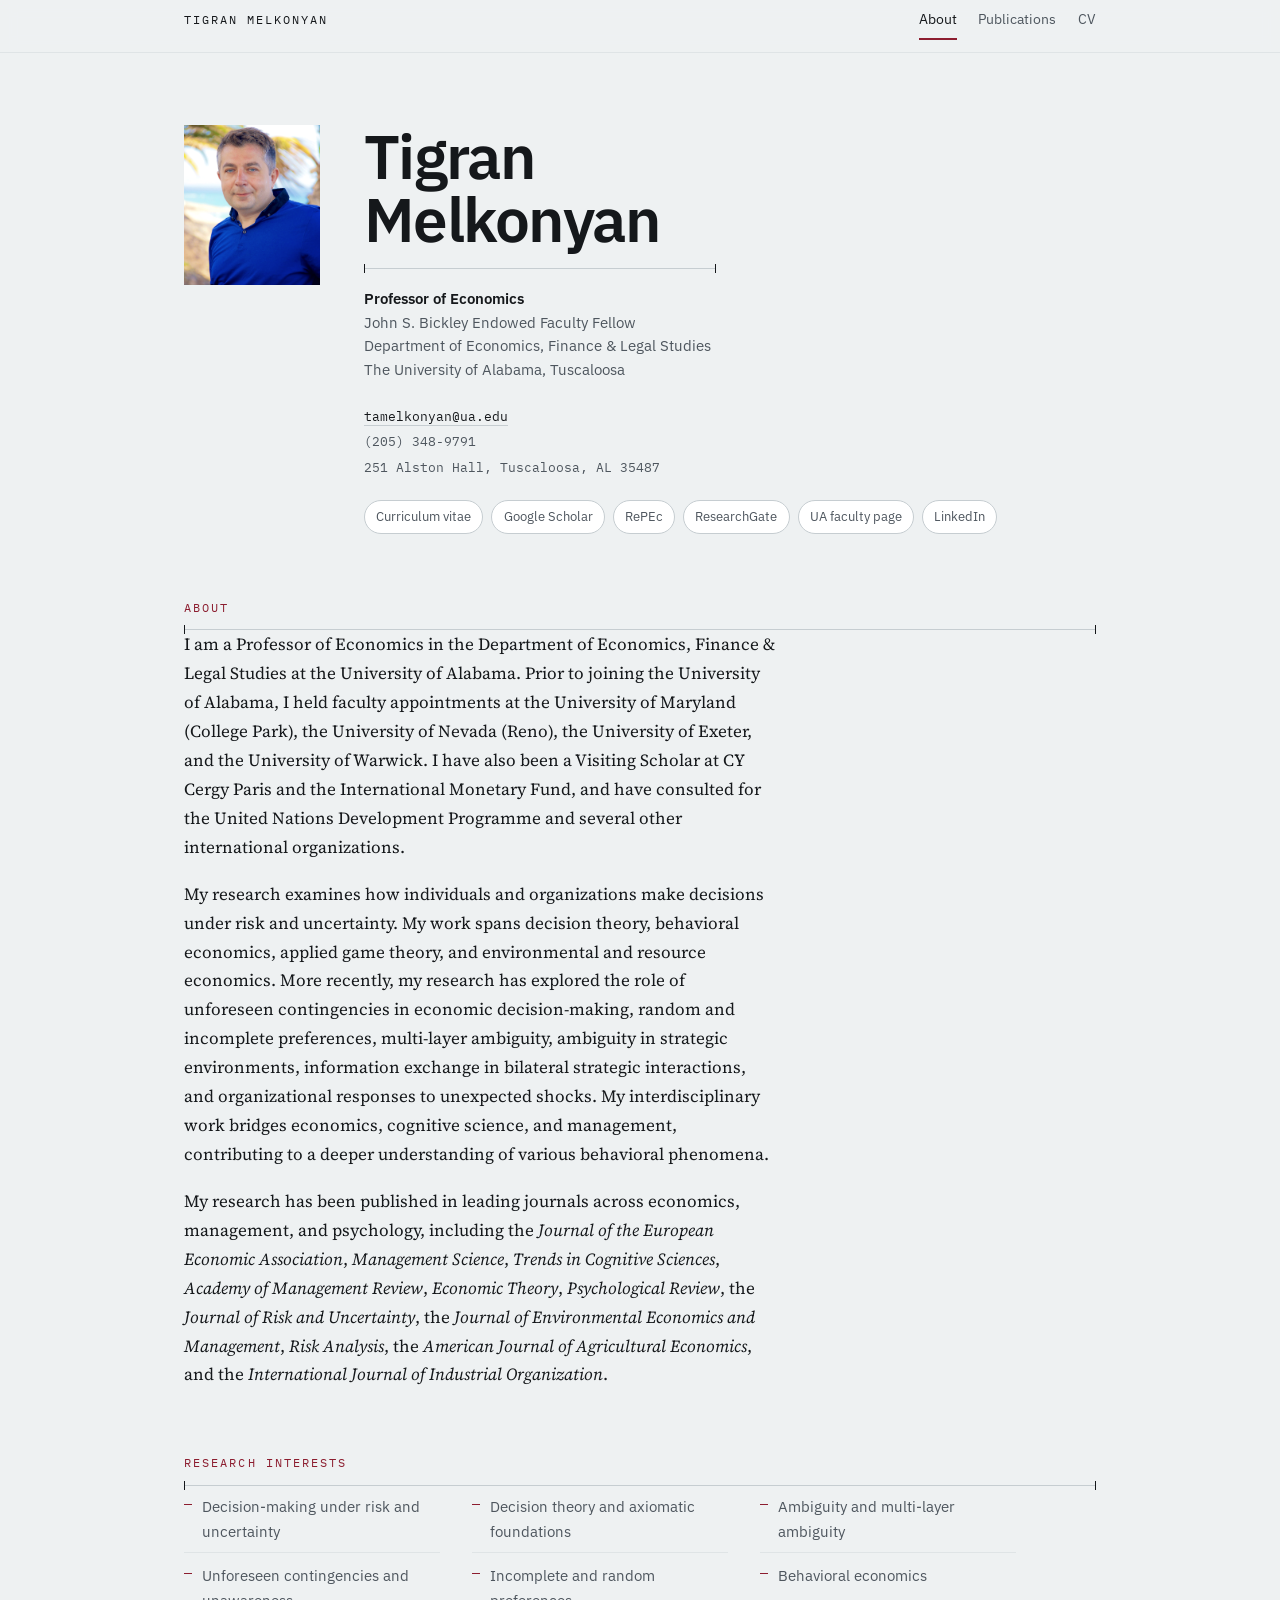
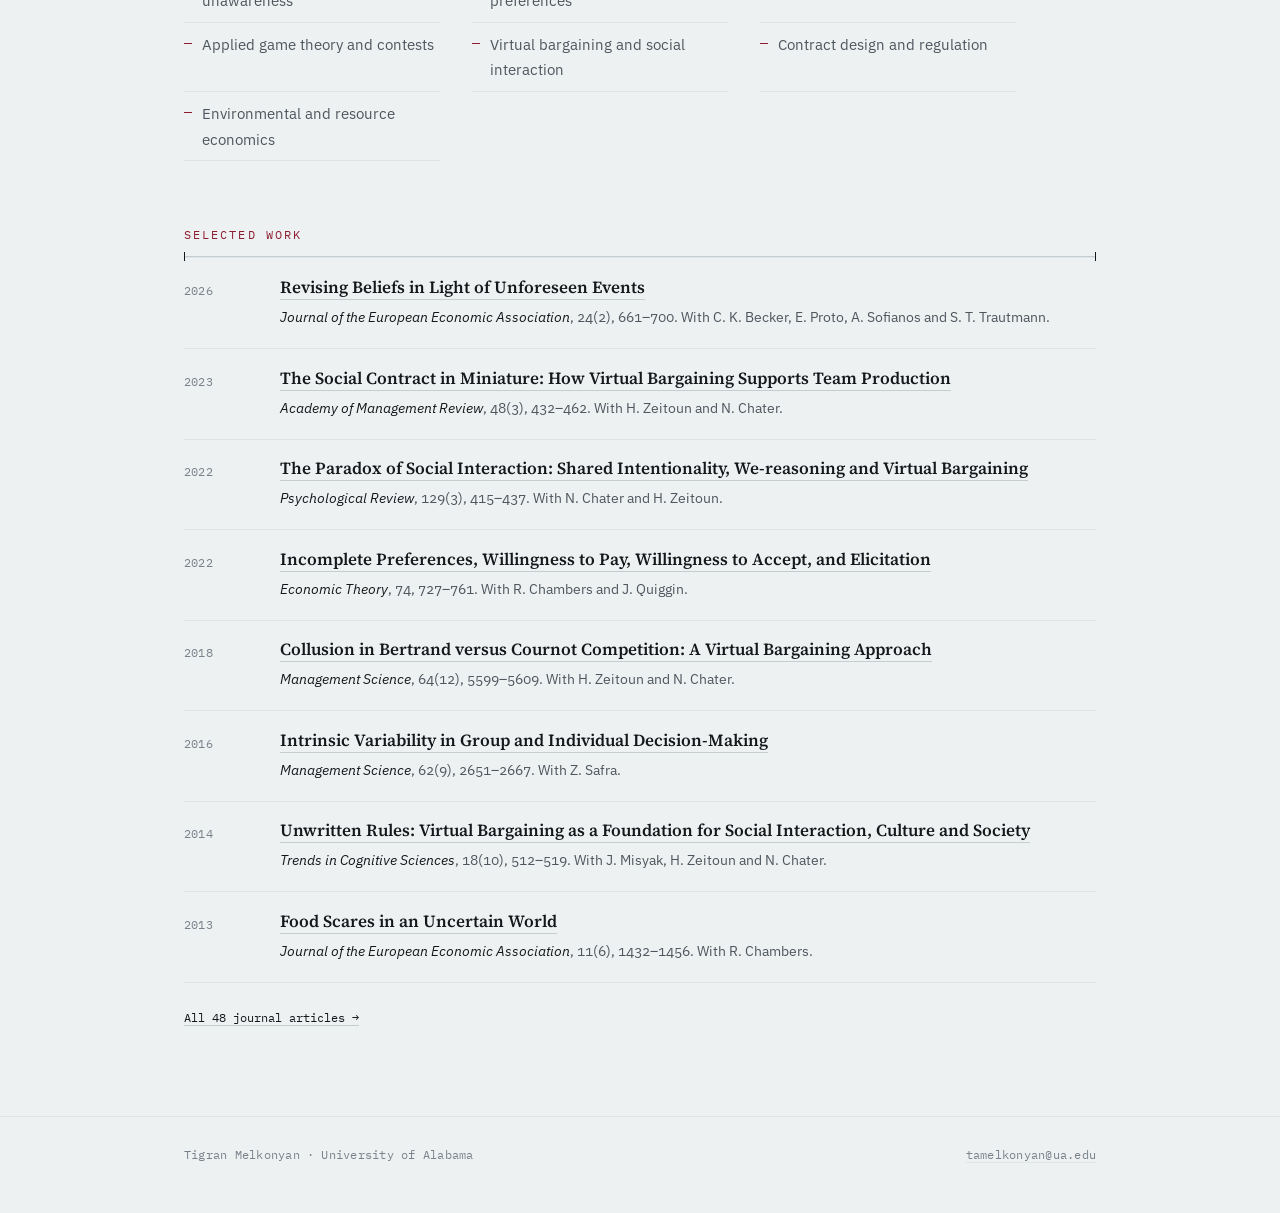
<file: index.html>
<!DOCTYPE html>
<html lang="en">
<head>
<meta charset="utf-8">
<meta name="viewport" content="width=device-width, initial-scale=1">

<!-- ===== EDIT ME: replace tigranmelkonyan.com with your real domain ===== -->
<title>Tigran Melkonyan | Professor of Economics, University of Alabama</title>
<meta name="description" content="Tigran Melkonyan is Professor of Economics and John S. Bickley Endowed Faculty Fellow at the University of Alabama. Research on decision-making under risk and uncertainty, decision theory, behavioral economics, and applied game theory.">
<link rel="canonical" href="https://tamelkonyan-cpu.github.io/">

<meta property="og:type" content="profile">
<meta property="og:title" content="Tigran Melkonyan | Professor of Economics, University of Alabama">
<meta property="og:description" content="Research on decision-making under risk and uncertainty, decision theory, behavioral economics, and applied game theory.">
<meta property="og:url" content="https://tamelkonyan-cpu.github.io/">
<meta property="og:image" content="https://tamelkonyan-cpu.github.io/photo.jpg">
<meta name="twitter:card" content="summary_large_image">

<link rel="preconnect" href="https://fonts.googleapis.com">
<link rel="preconnect" href="https://fonts.gstatic.com" crossorigin>
<link href="https://fonts.googleapis.com/css2?family=IBM+Plex+Mono:wght@400&family=IBM+Plex+Sans:wght@400;500;600&family=Source+Serif+4:ital,opsz,wght@0,8..60,400;0,8..60,600;1,8..60,400&display=swap" rel="stylesheet">
<link rel="stylesheet" href="style.css">

<!-- Tells Google that this site, your UA page, Scholar profile and the rest
     are all the same person. Keep the sameAs list up to date. -->
<script type="application/ld+json">
{
  "@context": "https://schema.org",
  "@type": "Person",
  "name": "Tigran Melkonyan",
  "givenName": "Tigran",
  "familyName": "Melkonyan",
  "jobTitle": "Professor of Economics",
  "url": "https://tamelkonyan-cpu.github.io/",
  "image": "https://tamelkonyan-cpu.github.io/photo.jpg",
  "email": "mailto:tamelkonyan@ua.edu",
  "telephone": "+1-205-348-9791",
  "worksFor": {
    "@type": "CollegeOrUniversity",
    "name": "The University of Alabama",
    "url": "https://www.ua.edu/",
    "department": {
      "@type": "Organization",
      "name": "Department of Economics, Finance & Legal Studies"
    }
  },
  "alumniOf": {
    "@type": "CollegeOrUniversity",
    "name": "Iowa State University"
  },
  "knowsAbout": [
    "Decision theory",
    "Decision-making under risk and uncertainty",
    "Ambiguity",
    "Behavioral economics",
    "Applied game theory",
    "Environmental and resource economics"
  ],
  "sameAs": [
    "https://culverhouse.ua.edu/people/tigran-melkonyan/",
    "https://scholar.google.com/citations?user=VYLEK58AAAAJ&hl=en",
    "https://ideas.repec.org/f/pme241.html",
    "https://www.researchgate.net/profile/Tigran-Melkonyan-2",
    "https://alabama.academia.edu/TigranMelkonyan",
    "https://www.linkedin.com/in/tigran-melkonyan-1859b120/"
  ]
}
</script>
</head>

<body>

<header class="topbar">
  <div class="wrap">
    <a class="mark" href="index.html">Tigran Melkonyan</a>
    <nav class="nav" aria-label="Main">
      <a href="index.html" aria-current="page">About</a>
       <!--   <a href="research.html">Research</a>  -->
      <a href="publications.html">Publications</a>
    <!--  <a href="teaching.html">Teaching</a> -->  
      <a href="cv.pdf">CV</a>
    </nav>
  </div>
</header>

<main>

  <div class="masthead">
    <div class="wrap">
      <div class="masthead-grid">

        <figure class="portrait">
          <img src="photo.jpg"
               alt="Tigran Melkonyan, Professor of Economics at the University of Alabama"
               onerror="this.style.display='none'">
        </figure>

        <div>
          <h1>Tigran<br>Melkonyan</h1>
          <div class="interval" role="presentation"></div>

          <p class="titles">
            <strong>Professor of Economics</strong><br>
            John S. Bickley Endowed Faculty Fellow<br>
            Department of Economics, Finance &amp; Legal Studies<br>
            The University of Alabama, Tuscaloosa
          </p>

          <ul class="meta-list">
            <li><a href="mailto:tamelkonyan@ua.edu">tamelkonyan@ua.edu</a></li>
            <li>(205) 348-9791</li>
            <li>251 Alston Hall, Tuscaloosa, AL 35487</li>
          </ul>

          <ul class="elsewhere">
            <li><a href="cv.pdf">Curriculum vitae</a></li>
            <li><a href="https://scholar.google.com/citations?user=VYLEK58AAAAJ&amp;hl=en">Google Scholar</a></li>
            <li><a href="https://ideas.repec.org/f/pme241.html">RePEc</a></li>
            <li><a href="https://www.researchgate.net/profile/Tigran-Melkonyan-2">ResearchGate</a></li>
            <li><a href="https://culverhouse.ua.edu/people/tigran-melkonyan/">UA faculty page</a></li>
            <li><a href="https://www.linkedin.com/in/tigran-melkonyan-1859b120/">LinkedIn</a></li>
          </ul>
        </div>

      </div>
    </div>
  </div>

  <section id="about">
    <div class="wrap">
      <p class="eyebrow">About</p>
      <div class="interval" role="presentation"></div>

      <div class="prose">
        <p>I am a Professor of Economics in the Department of Economics, Finance & Legal Studies at the University of Alabama. Prior to joining the University of Alabama, I held faculty appointments at the University of Maryland (College Park), the University of Nevada (Reno), the University of Exeter, and the University of Warwick. I have also been a Visiting Scholar at CY Cergy Paris and the International Monetary Fund, and have consulted for the United Nations Development Programme and several other international organizations.</p>

        <p>My research examines how individuals and organizations make decisions under risk and uncertainty. My work spans decision theory, behavioral economics, applied game theory, and environmental and resource economics. More recently, my research has explored the role of unforeseen contingencies in economic decision-making, random and incomplete preferences, multi-layer ambiguity, ambiguity in strategic environments, information exchange in bilateral strategic interactions, and organizational responses to unexpected shocks.  My interdisciplinary work bridges economics, cognitive science, and management, contributing to a deeper understanding of various behavioral phenomena.</p>

        <p>My research has been published in leading journals across economics, management, and psychology, including the <em>Journal of the European Economic Association</em>, <em>Management Science</em>, <em>Trends in Cognitive Sciences</em>, <em>Academy of Management Review</em>, <em>Economic Theory</em>, <em>Psychological Review</em>, the <em>Journal of Risk and Uncertainty</em>, the <em>Journal of Environmental Economics and Management</em>, <em>Risk Analysis</em>, the <em>American Journal of Agricultural Economics</em>, and the <em>International Journal of Industrial Organization</em>.</p>
      </div>
    </div>
  </section>

  <section id="interests">
    <div class="wrap">
      <p class="eyebrow">Research interests</p>
      <div class="interval" role="presentation"></div>

      <ul class="interests">
        <li>Decision-making under risk and uncertainty</li>
        <li>Decision theory and axiomatic foundations</li>
        <li>Ambiguity and multi-layer ambiguity</li>
        <li>Unforeseen contingencies and unawareness</li>
        <li>Incomplete and random preferences</li>
        <li>Behavioral economics</li>
        <li>Applied game theory and contests</li>
        <li>Virtual bargaining and social interaction</li>
        <li>Contract design and regulation</li>
        <li>Environmental and resource economics</li>
      </ul>
    </div>
  </section>

  <section id="selected">
    <div class="wrap">
      <p class="eyebrow">Selected work</p>
      <div class="interval" role="presentation"></div>

      <ul class="pubs">
        <li>
          <span class="year">2026</span>
          <span>
            <span class="pub-title"><a href="https://doi.org/10.1093/jeea/jvaf038">Revising Beliefs in Light of Unforeseen Events</a></span>
            <span class="pub-meta"><em>Journal of the European Economic Association</em>, 24(2), 661–700. With C. K. Becker, E. Proto, A. Sofianos and S. T. Trautmann.</span>
          </span>
        </li>
        <li>
          <span class="year">2023</span>
          <span>
            <span class="pub-title"><a href="https://doi.org/10.5465/amr.2020.0229">The Social Contract in Miniature: How Virtual Bargaining Supports Team Production</a></span>
            <span class="pub-meta"><em>Academy of Management Review</em>, 48(3), 432–462. With H. Zeitoun and N. Chater.</span>
          </span>
        </li>
        <li>
          <span class="year">2022</span>
          <span>
            <span class="pub-title"><a href="https://doi.org/10.1037/rev0000343">The Paradox of Social Interaction: Shared Intentionality, We-reasoning and Virtual Bargaining</a></span>
            <span class="pub-meta"><em>Psychological Review</em>, 129(3), 415–437. With N. Chater and H. Zeitoun.</span>
          </span>
        </li>
        <li>
          <span class="year">2022</span>
          <span>
            <span class="pub-title"><a href="https://doi.org/10.1007/s00199-021-01375-4">Incomplete Preferences, Willingness to Pay, Willingness to Accept, and Elicitation</a></span>
            <span class="pub-meta"><em>Economic Theory</em>, 74, 727–761. With R. Chambers and J. Quiggin.</span>
          </span>
        </li>
                   <li>
          <span class="year">2018</span>
          <span>
            <span class="pub-title"><a href="https://doi.org/10.1287/mnsc.2017.2878">Collusion in Bertrand versus Cournot Competition: A Virtual Bargaining Approach</a></span>
            <span class="pub-meta"><em>Management Science</em>, 64(12), 5599–5609. With H. Zeitoun and N. Chater.</span>
          </span>
        </li>
           <li>
  <span class="year">2016</span>
  <span>
    <span class="pub-title"><a href="https://doi.org/10.1287/mnsc.2015.2255">Intrinsic Variability in Group and Individual Decision-Making</a></span>
    <span class="pub-meta"><em>Management Science</em>, 62(9), 2651–2667. With Z. Safra.</span>
  </span>
</li>
            
        <li>
          <span class="year">2014</span>
          <span>
            <span class="pub-title"><a href="https://doi.org/10.1016/j.tics.2014.05.010">Unwritten Rules: Virtual Bargaining as a Foundation for Social Interaction, Culture and Society</a></span>
            <span class="pub-meta"><em>Trends in Cognitive Sciences</em>, 18(10), 512–519. With J. Misyak, H. Zeitoun and N. Chater.</span>
          </span>
        </li>
           <li>
  <span class="year">2013</span>
  <span>
    <span class="pub-title"><a href="https://doi.org/10.1111/jeea.12057">Food Scares in an Uncertain World</a></span>
    <span class="pub-meta"><em>Journal of the European Economic Association</em>, 11(6), 1432–1456. With R. Chambers.</span>
  </span>
</li>
 
      </ul>

      <p class="count" style="margin-top:1.5rem"><a href="publications.html">All 48 journal articles &rarr;</a></p>
    </div>
  </section>

</main>

<footer>
  <div class="wrap">
    <span>Tigran Melkonyan &middot; University of Alabama</span>
    <span><a href="mailto:tamelkonyan@ua.edu">tamelkonyan@ua.edu</a></span>
  </div>
</footer>

</body>
</html>
</file>
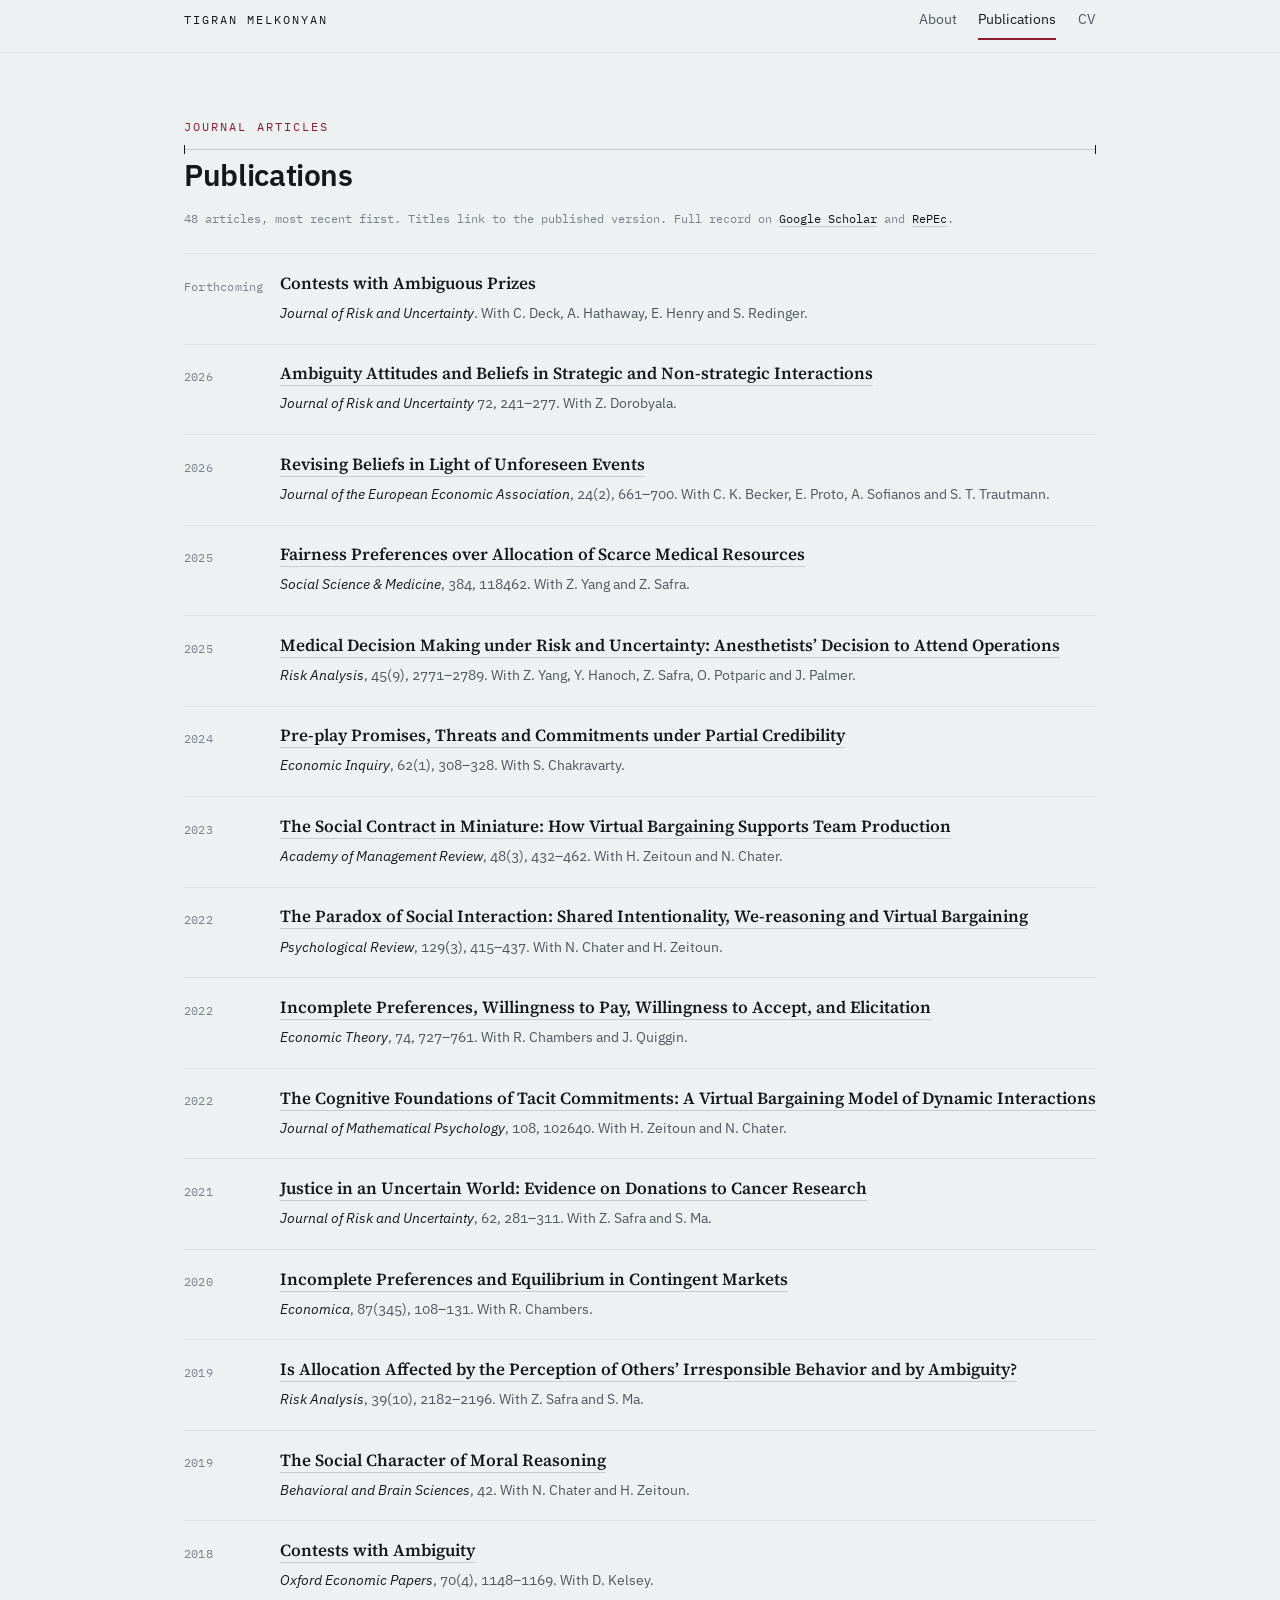
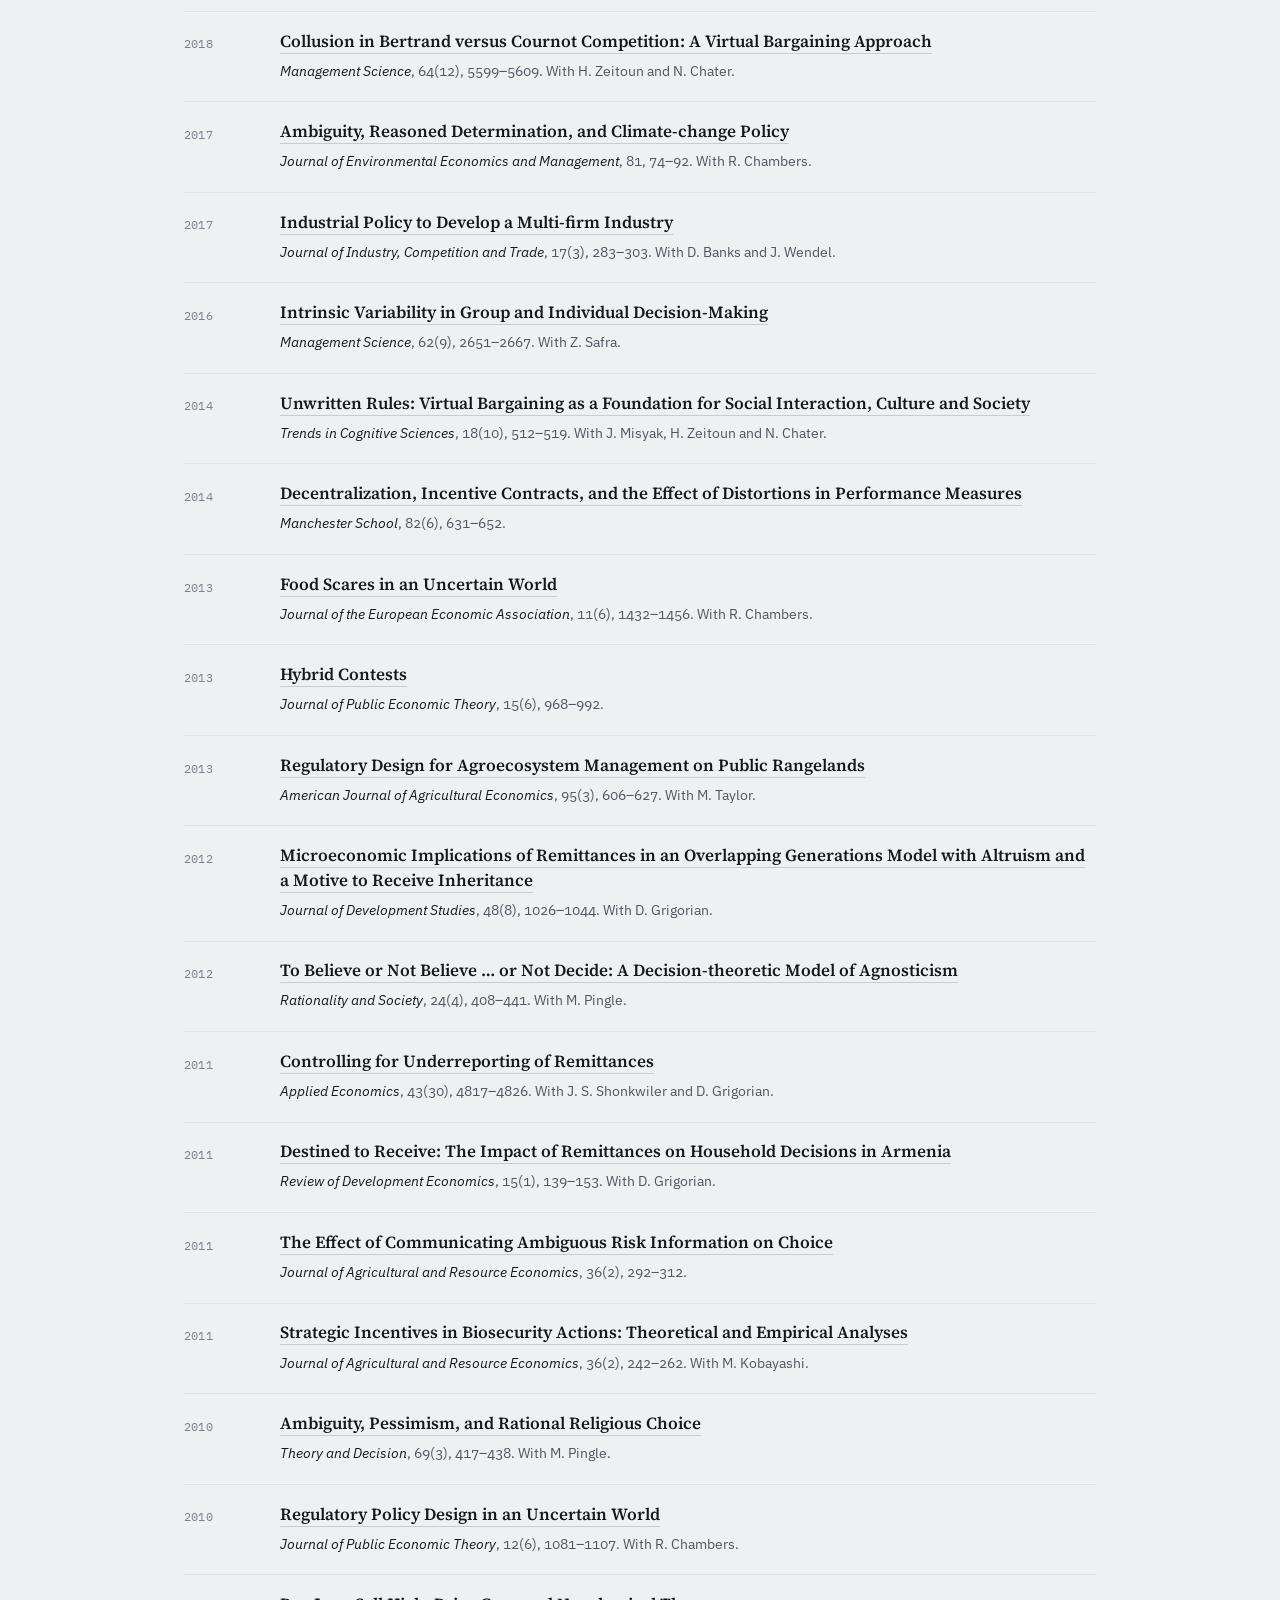
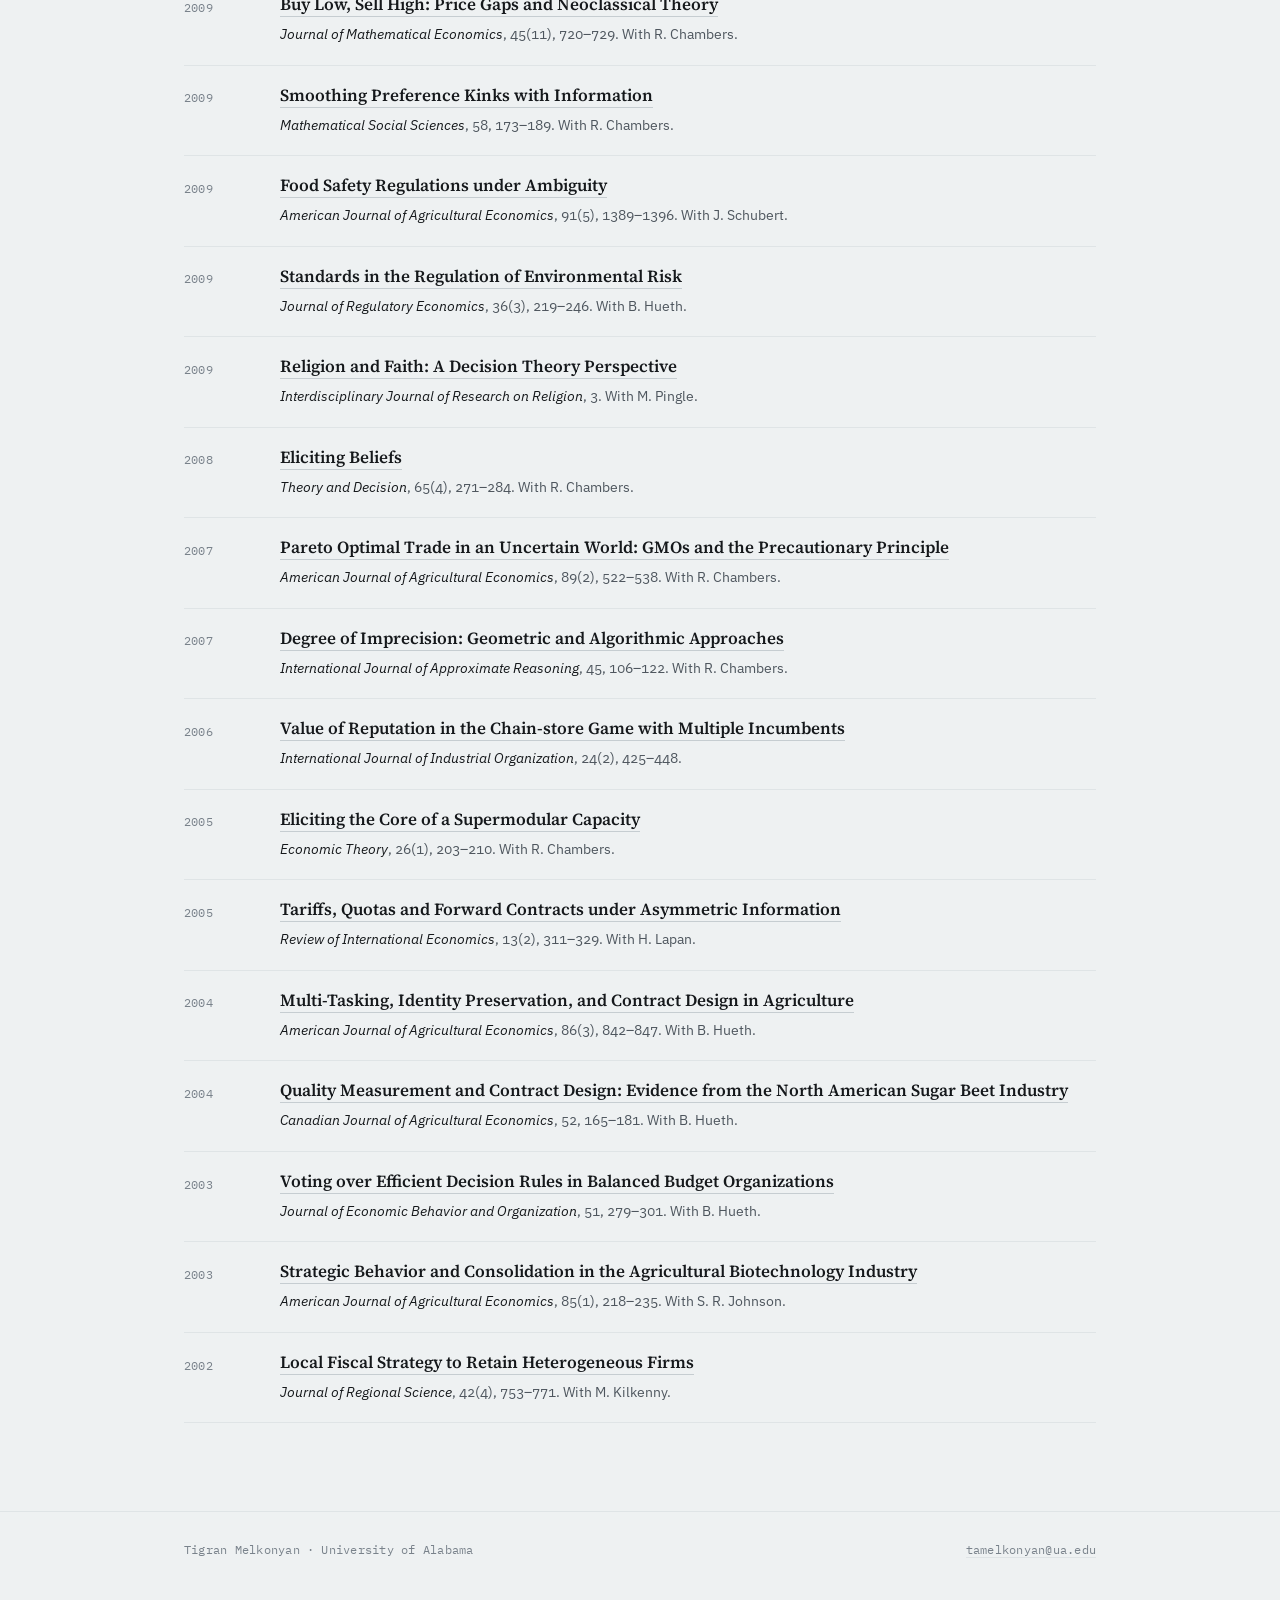
<file: publications.html>
<!DOCTYPE html>
<html lang="en">
<head>
<meta charset="utf-8">
<meta name="viewport" content="width=device-width, initial-scale=1">

<title>Publications &mdash; Tigran Melkonyan</title>
<meta name="description" content="Complete list of journal articles by Tigran Melkonyan, Professor of Economics at the University of Alabama, with links to published versions.">
<link rel="canonical" href="https://tigranmelkonyan.com/publications.html">

<link rel="preconnect" href="https://fonts.googleapis.com">
<link rel="preconnect" href="https://fonts.gstatic.com" crossorigin>
<link href="https://fonts.googleapis.com/css2?family=IBM+Plex+Mono:wght@400&family=IBM+Plex+Sans:wght@400;500;600&family=Source+Serif+4:ital,opsz,wght@0,8..60,400;0,8..60,600;1,8..60,400&display=swap" rel="stylesheet">
<link rel="stylesheet" href="style.css">
</head>

<body>

<header class="topbar">
  <div class="wrap">
    <a class="mark" href="index.html">Tigran Melkonyan</a>
    <nav class="nav" aria-label="Main">
      <a href="index.html">About</a>
   <!--     <a href="research.html">Research</a> -->
      <a href="publications.html" aria-current="page">Publications</a>
   <!--   <a href="teaching.html">Teaching</a> -->
      <a href="cv.pdf">CV</a>
    </nav>
  </div>
</header>

<main>
  <section style="padding-top:clamp(2.5rem,7vw,4rem)">
    <div class="wrap">
      <p class="eyebrow">Journal articles</p>
      <div class="interval" role="presentation"></div>
      <h2 style="font-size:1.85rem;margin-bottom:.5rem">Publications</h2>
      <p class="count">48 articles, most recent first. Titles link to the published version.
        Full record on <a href="https://scholar.google.com/citations?user=VYLEK58AAAAJ&amp;hl=en">Google Scholar</a>
        and <a href="https://ideas.repec.org/f/pme241.html">RePEc</a>.</p>

      <ul class="pubs">
        <li>
          <span class="year">Forthcoming</span>
          <span>
            <span class="pub-title">Contests with Ambiguous Prizes</span>
            <span class="pub-meta"><em>Journal of Risk and Uncertainty</em>. With C. Deck, A. Hathaway, E. Henry and S. Redinger.</span>
          </span>
        </li>
        <li>
          <span class="year">2026</span>
          <span>
            <span class="pub-title"><a href="https://doi.org/10.1007/s11166-026-09478-w">Ambiguity Attitudes and Beliefs in Strategic and Non-strategic Interactions</a></span>
            <span class="pub-meta"><em>Journal of Risk and Uncertainty</em> 72, 241&ndash;277. With Z. Dorobyala.</span>
          </span>
        </li>
        <li>
          <span class="year">2026</span>
          <span>
            <span class="pub-title"><a href="https://doi.org/10.1093/jeea/jvaf038">Revising Beliefs in Light of Unforeseen Events</a></span>
            <span class="pub-meta"><em>Journal of the European Economic Association</em>, 24(2), 661&ndash;700. With C. K. Becker, E. Proto, A. Sofianos and S. T. Trautmann.</span>
          </span>
        </li>
        <li>
          <span class="year">2025</span>
          <span>
            <span class="pub-title"><a href="https://doi.org/10.1016/j.socscimed.2025.118462">Fairness Preferences over Allocation of Scarce Medical Resources</a></span>
            <span class="pub-meta"><em>Social Science &amp; Medicine</em>, 384, 118462. With Z. Yang and Z. Safra.</span>
          </span>
        </li>
        <li>
          <span class="year">2025</span>
          <span>
            <span class="pub-title"><a href="https://doi.org/10.1111/risa.70027">Medical Decision Making under Risk and Uncertainty: Anesthetists&rsquo; Decision to Attend Operations</a></span>
            <span class="pub-meta"><em>Risk Analysis</em>, 45(9), 2771&ndash;2789. With Z. Yang, Y. Hanoch, Z. Safra, O. Potparic and J. Palmer.</span>
          </span>
        </li>
        <li>
          <span class="year">2024</span>
          <span>
            <span class="pub-title"><a href="https://doi.org/10.1111/ecin.13178">Pre-play Promises, Threats and Commitments under Partial Credibility</a></span>
            <span class="pub-meta"><em>Economic Inquiry</em>, 62(1), 308&ndash;328. With S. Chakravarty.</span>
          </span>
        </li>
        <li>
          <span class="year">2023</span>
          <span>
            <span class="pub-title"><a href="https://doi.org/10.5465/amr.2020.0229">The Social Contract in Miniature: How Virtual Bargaining Supports Team Production</a></span>
            <span class="pub-meta"><em>Academy of Management Review</em>, 48(3), 432&ndash;462. With H. Zeitoun and N. Chater.</span>
          </span>
        </li>
        <li>
          <span class="year">2022</span>
          <span>
            <span class="pub-title"><a href="https://doi.org/10.1037/rev0000343">The Paradox of Social Interaction: Shared Intentionality, We-reasoning and Virtual Bargaining</a></span>
            <span class="pub-meta"><em>Psychological Review</em>, 129(3), 415&ndash;437. With N. Chater and H. Zeitoun.</span>
          </span>
        </li>
        <li>
          <span class="year">2022</span>
          <span>
            <span class="pub-title"><a href="https://doi.org/10.1007/s00199-021-01375-4">Incomplete Preferences, Willingness to Pay, Willingness to Accept, and Elicitation</a></span>
            <span class="pub-meta"><em>Economic Theory</em>, 74, 727&ndash;761. With R. Chambers and J. Quiggin.</span>
          </span>
        </li>
        <li>
          <span class="year">2022</span>
          <span>
            <span class="pub-title"><a href="https://doi.org/10.1016/j.jmp.2021.102640">The Cognitive Foundations of Tacit Commitments: A Virtual Bargaining Model of Dynamic Interactions</a></span>
            <span class="pub-meta"><em>Journal of Mathematical Psychology</em>, 108, 102640. With H. Zeitoun and N. Chater.</span>
          </span>
        </li>
        <li>
          <span class="year">2021</span>
          <span>
            <span class="pub-title"><a href="https://doi.org/10.1007/s11166-021-09348-7">Justice in an Uncertain World: Evidence on Donations to Cancer Research</a></span>
            <span class="pub-meta"><em>Journal of Risk and Uncertainty</em>, 62, 281&ndash;311. With Z. Safra and S. Ma.</span>
          </span>
        </li>
        <li>
          <span class="year">2020</span>
          <span>
            <span class="pub-title"><a href="https://doi.org/10.1111/ecca.12296">Incomplete Preferences and Equilibrium in Contingent Markets</a></span>
            <span class="pub-meta"><em>Economica</em>, 87(345), 108&ndash;131. With R. Chambers.</span>
          </span>
        </li>
        <li>
          <span class="year">2019</span>
          <span>
            <span class="pub-title"><a href="https://doi.org/10.1111/risa.13319">Is Allocation Affected by the Perception of Others&rsquo; Irresponsible Behavior and by Ambiguity?</a></span>
            <span class="pub-meta"><em>Risk Analysis</em>, 39(10), 2182&ndash;2196. With Z. Safra and S. Ma.</span>
          </span>
        </li>
        <li>
          <span class="year">2019</span>
          <span>
            <span class="pub-title"><a href="https://doi.org/10.1017/S0140525X18002583">The Social Character of Moral Reasoning</a></span>
            <span class="pub-meta"><em>Behavioral and Brain Sciences</em>, 42. With N. Chater and H. Zeitoun.</span>
          </span>
        </li>
        <li>
          <span class="year">2018</span>
          <span>
            <span class="pub-title"><a href="https://doi.org/10.1093/oep/gpy020">Contests with Ambiguity</a></span>
            <span class="pub-meta"><em>Oxford Economic Papers</em>, 70(4), 1148&ndash;1169. With D. Kelsey.</span>
          </span>
        </li>
        <li>
          <span class="year">2018</span>
          <span>
            <span class="pub-title"><a href="https://doi.org/10.1287/mnsc.2017.2878">Collusion in Bertrand versus Cournot Competition: A Virtual Bargaining Approach</a></span>
            <span class="pub-meta"><em>Management Science</em>, 64(12), 5599&ndash;5609. With H. Zeitoun and N. Chater.</span>
          </span>
        </li>
        <li>
          <span class="year">2017</span>
          <span>
            <span class="pub-title"><a href="https://doi.org/10.1016/j.jeem.2016.09.007">Ambiguity, Reasoned Determination, and Climate-change Policy</a></span>
            <span class="pub-meta"><em>Journal of Environmental Economics and Management</em>, 81, 74&ndash;92. With R. Chambers.</span>
          </span>
        </li>
        <li>
          <span class="year">2017</span>
          <span>
            <span class="pub-title"><a href="https://doi.org/10.1007/s10842-016-0242-z">Industrial Policy to Develop a Multi-firm Industry</a></span>
            <span class="pub-meta"><em>Journal of Industry, Competition and Trade</em>, 17(3), 283&ndash;303. With D. Banks and J. Wendel.</span>
          </span>
        </li>
        <li>
          <span class="year">2016</span>
          <span>
            <span class="pub-title"><a href="https://doi.org/10.1287/mnsc.2015.2255">Intrinsic Variability in Group and Individual Decision-Making</a></span>
            <span class="pub-meta"><em>Management Science</em>, 62(9), 2651&ndash;2667. With Z. Safra.</span>
          </span>
        </li>
        <li>
          <span class="year">2014</span>
          <span>
            <span class="pub-title"><a href="https://doi.org/10.1016/j.tics.2014.05.010">Unwritten Rules: Virtual Bargaining as a Foundation for Social Interaction, Culture and Society</a></span>
            <span class="pub-meta"><em>Trends in Cognitive Sciences</em>, 18(10), 512&ndash;519. With J. Misyak, H. Zeitoun and N. Chater.</span>
          </span>
        </li>
        <li>
          <span class="year">2014</span>
          <span>
            <span class="pub-title"><a href="https://doi.org/10.1111/manc.12031">Decentralization, Incentive Contracts, and the Effect of Distortions in Performance Measures</a></span>
            <span class="pub-meta"><em>Manchester School</em>, 82(6), 631&ndash;652.</span>
          </span>
        </li>
        <li>
          <span class="year">2013</span>
          <span>
            <span class="pub-title"><a href="https://doi.org/10.1111/jeea.12057">Food Scares in an Uncertain World</a></span>
            <span class="pub-meta"><em>Journal of the European Economic Association</em>, 11(6), 1432&ndash;1456. With R. Chambers.</span>
          </span>
        </li>
        <li>
          <span class="year">2013</span>
          <span>
            <span class="pub-title"><a href="https://doi.org/10.1111/jpet.12052">Hybrid Contests</a></span>
            <span class="pub-meta"><em>Journal of Public Economic Theory</em>, 15(6), 968&ndash;992.</span>
          </span>
        </li>
        <li>
          <span class="year">2013</span>
          <span>
            <span class="pub-title"><a href="https://doi.org/10.1093/ajae/aas170">Regulatory Design for Agroecosystem Management on Public Rangelands</a></span>
            <span class="pub-meta"><em>American Journal of Agricultural Economics</em>, 95(3), 606&ndash;627. With M. Taylor.</span>
          </span>
        </li>
        <li>
          <span class="year">2012</span>
          <span>
            <span class="pub-title"><a href="https://doi.org/10.1080/00220388.2011.598507">Microeconomic Implications of Remittances in an Overlapping Generations Model with Altruism and a Motive to Receive Inheritance</a></span>
            <span class="pub-meta"><em>Journal of Development Studies</em>, 48(8), 1026&ndash;1044. With D. Grigorian.</span>
          </span>
        </li>
        <li>
          <span class="year">2012</span>
          <span>
            <span class="pub-title"><a href="https://doi.org/10.1177/1043463112453555">To Believe or Not Believe &hellip; or Not Decide: A Decision-theoretic Model of Agnosticism</a></span>
            <span class="pub-meta"><em>Rationality and Society</em>, 24(4), 408&ndash;441. With M. Pingle.</span>
          </span>
        </li>
        <li>
          <span class="year">2011</span>
          <span>
            <span class="pub-title"><a href="https://doi.org/10.1080/00036846.2010.498359">Controlling for Underreporting of Remittances</a></span>
            <span class="pub-meta"><em>Applied Economics</em>, 43(30), 4817&ndash;4826. With J. S. Shonkwiler and D. Grigorian.</span>
          </span>
        </li>
        <li>
          <span class="year">2011</span>
          <span>
            <span class="pub-title"><a href="https://doi.org/10.1111/j.1467-9361.2010.00598.x">Destined to Receive: The Impact of Remittances on Household Decisions in Armenia</a></span>
            <span class="pub-meta"><em>Review of Development Economics</em>, 15(1), 139&ndash;153. With D. Grigorian.</span>
          </span>
        </li>
        <li>
          <span class="year">2011</span>
          <span>
            <span class="pub-title"><a href="https://jareonline.org/articles/the-effect-of-communicating-ambiguous-risk-information-on-choice/">The Effect of Communicating Ambiguous Risk Information on Choice</a></span>
            <span class="pub-meta"><em>Journal of Agricultural and Resource Economics</em>, 36(2), 292&ndash;312.</span>
          </span>
        </li>
        <li>
          <span class="year">2011</span>
          <span>
            <span class="pub-title"><a href="https://jareonline.org/articles/strategic-incentives-in-biosecurity-actions-theoretical-and-empirical-analyses/">Strategic Incentives in Biosecurity Actions: Theoretical and Empirical Analyses</a></span>
            <span class="pub-meta"><em>Journal of Agricultural and Resource Economics</em>, 36(2), 242&ndash;262. With M. Kobayashi.</span>
          </span>
        </li>
        <li>
          <span class="year">2010</span>
          <span>
            <span class="pub-title"><a href="https://doi.org/10.1007/s11238-009-9164-0">Ambiguity, Pessimism, and Rational Religious Choice</a></span>
            <span class="pub-meta"><em>Theory and Decision</em>, 69(3), 417&ndash;438. With M. Pingle.</span>
          </span>
        </li>
        <li>
          <span class="year">2010</span>
          <span>
            <span class="pub-title"><a href="https://doi.org/10.1111/j.1467-9779.2010.01486.x">Regulatory Policy Design in an Uncertain World</a></span>
            <span class="pub-meta"><em>Journal of Public Economic Theory</em>, 12(6), 1081&ndash;1107. With R. Chambers.</span>
          </span>
        </li>
        <li>
          <span class="year">2009</span>
          <span>
            <span class="pub-title"><a href="https://doi.org/10.1016/j.jmateco.2009.05.010">Buy Low, Sell High: Price Gaps and Neoclassical Theory</a></span>
            <span class="pub-meta"><em>Journal of Mathematical Economics</em>, 45(11), 720&ndash;729. With R. Chambers.</span>
          </span>
        </li>
        <li>
          <span class="year">2009</span>
          <span>
            <span class="pub-title"><a href="https://doi.org/10.1016/j.mathsocsci.2009.03.002">Smoothing Preference Kinks with Information</a></span>
            <span class="pub-meta"><em>Mathematical Social Sciences</em>, 58, 173&ndash;189. With R. Chambers.</span>
          </span>
        </li>
        <li>
          <span class="year">2009</span>
          <span>
            <span class="pub-title"><a href="https://doi.org/10.1111/j.1467-8276.2009.01353.x">Food Safety Regulations under Ambiguity</a></span>
            <span class="pub-meta"><em>American Journal of Agricultural Economics</em>, 91(5), 1389&ndash;1396. With J. Schubert.</span>
          </span>
        </li>
        <li>
          <span class="year">2009</span>
          <span>
            <span class="pub-title"><a href="https://doi.org/10.1007/s11149-008-9082-z">Standards in the Regulation of Environmental Risk</a></span>
            <span class="pub-meta"><em>Journal of Regulatory Economics</em>, 36(3), 219&ndash;246. With B. Hueth.</span>
          </span>
        </li>
        <li>
          <span class="year">2009</span>
          <span>
            <span class="pub-title"><a href="https://www.proquest.com/openview/625a4b9a1b5e545a721609433532eb2f/1?pq-origsite=gscholar&amp;cbl=1646347">Religion and Faith: A Decision Theory Perspective</a></span>
            <span class="pub-meta"><em>Interdisciplinary Journal of Research on Religion</em>, 3. With M. Pingle.</span>
          </span>
        </li>
        <li>
          <span class="year">2008</span>
          <span>
            <span class="pub-title"><a href="https://doi.org/10.1007/s11238-008-9103-5">Eliciting Beliefs</a></span>
            <span class="pub-meta"><em>Theory and Decision</em>, 65(4), 271&ndash;284. With R. Chambers.</span>
          </span>
        </li>
        <li>
          <span class="year">2007</span>
          <span>
            <span class="pub-title"><a href="https://doi.org/10.1111/j.1365-2966.2007.01015.x">Pareto Optimal Trade in an Uncertain World: GMOs and the Precautionary Principle</a></span>
            <span class="pub-meta"><em>American Journal of Agricultural Economics</em>, 89(2), 522&ndash;538. With R. Chambers.</span>
          </span>
        </li>
        <li>
          <span class="year">2007</span>
          <span>
            <span class="pub-title"><a href="https://doi.org/10.1016/j.ijar.2006.07.009">Degree of Imprecision: Geometric and Algorithmic Approaches</a></span>
            <span class="pub-meta"><em>International Journal of Approximate Reasoning</em>, 45, 106&ndash;122. With R. Chambers.</span>
          </span>
        </li>
        <li>
          <span class="year">2006</span>
          <span>
            <span class="pub-title"><a href="https://doi.org/10.1016/j.ijindorg.2005.07.007">Value of Reputation in the Chain-store Game with Multiple Incumbents</a></span>
            <span class="pub-meta"><em>International Journal of Industrial Organization</em>, 24(2), 425&ndash;448.</span>
          </span>
        </li>
        <li>
          <span class="year">2005</span>
          <span>
            <span class="pub-title"><a href="https://doi.org/10.1007/s00199-004-0528-y">Eliciting the Core of a Supermodular Capacity</a></span>
            <span class="pub-meta"><em>Economic Theory</em>, 26(1), 203&ndash;210. With R. Chambers.</span>
          </span>
        </li>
        <li>
          <span class="year">2005</span>
          <span>
            <span class="pub-title"><a href="https://doi.org/10.1111/j.1467-9396.2005.00506.x">Tariffs, Quotas and Forward Contracts under Asymmetric Information</a></span>
            <span class="pub-meta"><em>Review of International Economics</em>, 13(2), 311&ndash;329. With H. Lapan.</span>
          </span>
        </li>
        <li>
          <span class="year">2004</span>
          <span>
            <span class="pub-title"><a href="https://doi.org/10.1111/j.0002-9092.2004.00635.x">Multi-Tasking, Identity Preservation, and Contract Design in Agriculture</a></span>
            <span class="pub-meta"><em>American Journal of Agricultural Economics</em>, 86(3), 842&ndash;847. With B. Hueth.</span>
          </span>
        </li>
        <li>
          <span class="year">2004</span>
          <span>
            <span class="pub-title"><a href="https://doi.org/10.1111/j.1744-7976.2004.tb00100.x">Quality Measurement and Contract Design: Evidence from the North American Sugar Beet Industry</a></span>
            <span class="pub-meta"><em>Canadian Journal of Agricultural Economics</em>, 52, 165&ndash;181. With B. Hueth.</span>
          </span>
        </li>
        <li>
          <span class="year">2003</span>
          <span>
            <span class="pub-title"><a href="https://doi.org/10.1016/S0167-2681(02)00142-7">Voting over Efficient Decision Rules in Balanced Budget Organizations</a></span>
            <span class="pub-meta"><em>Journal of Economic Behavior and Organization</em>, 51, 279&ndash;301. With B. Hueth.</span>
          </span>
        </li>
        <li>
          <span class="year">2003</span>
          <span>
            <span class="pub-title"><a href="https://doi.org/10.1111/1467-8276.00114">Strategic Behavior and Consolidation in the Agricultural Biotechnology Industry</a></span>
            <span class="pub-meta"><em>American Journal of Agricultural Economics</em>, 85(1), 218&ndash;235. With S. R. Johnson.</span>
          </span>
        </li>
        <li>
          <span class="year">2002</span>
          <span>
            <span class="pub-title"><a href="https://doi.org/10.1111/1467-9787.00280">Local Fiscal Strategy to Retain Heterogeneous Firms</a></span>
            <span class="pub-meta"><em>Journal of Regional Science</em>, 42(4), 753&ndash;771. With M. Kilkenny.</span>
          </span>
        </li>
      </ul>
    </div>
  </section>
</main>

<footer>
  <div class="wrap">
    <span>Tigran Melkonyan &middot; University of Alabama</span>
    <span><a href="mailto:tamelkonyan@ua.edu">tamelkonyan@ua.edu</a></span>
  </div>
</footer>

</body>
</html>
</file>
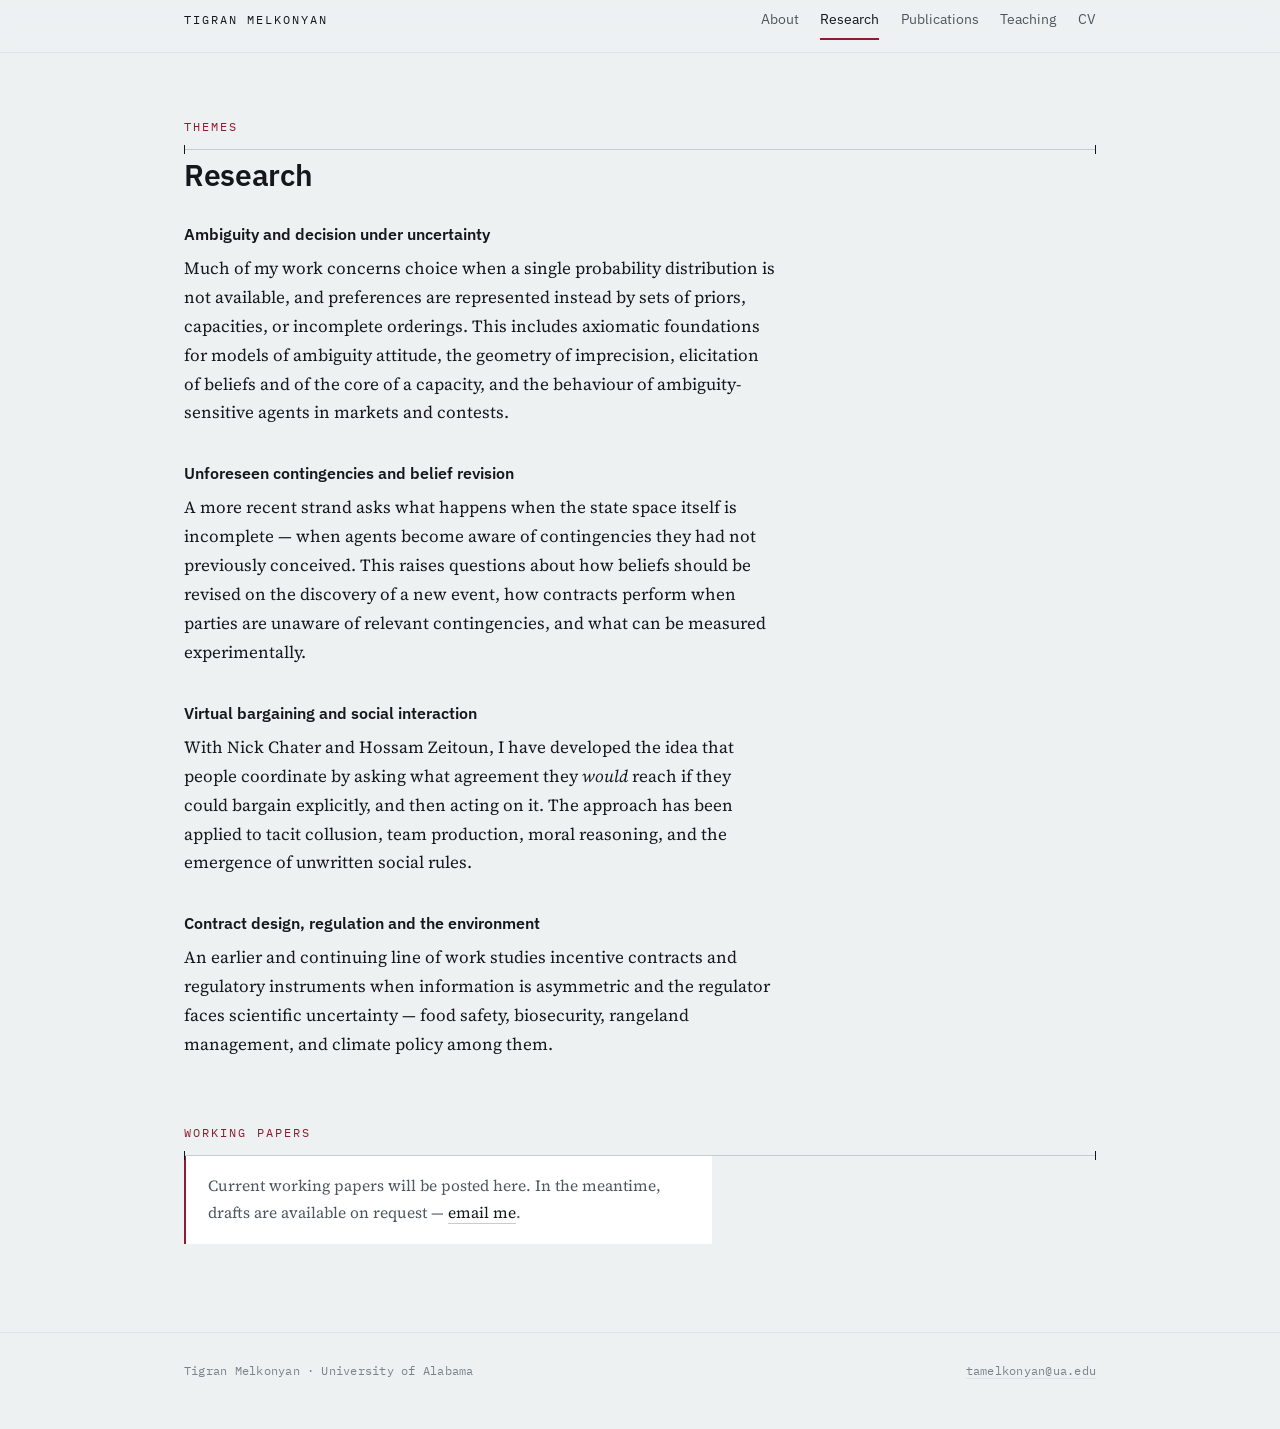
<file: research.html>
<!DOCTYPE html>
<html lang="en">
<head>
<meta charset="utf-8">
<meta name="viewport" content="width=device-width, initial-scale=1">

<title>Research &mdash; Tigran Melkonyan</title>
<meta name="description" content="Research on ambiguity, unforeseen contingencies, incomplete preferences, virtual bargaining, and contract design, by Tigran Melkonyan, Professor of Economics at the University of Alabama.">
<link rel="canonical" href="https://tigranmelkonyan.com/research.html">

<link rel="preconnect" href="https://fonts.googleapis.com">
<link rel="preconnect" href="https://fonts.gstatic.com" crossorigin>
<link href="https://fonts.googleapis.com/css2?family=IBM+Plex+Mono:wght@400&family=IBM+Plex+Sans:wght@400;500;600&family=Source+Serif+4:ital,opsz,wght@0,8..60,400;0,8..60,600;1,8..60,400&display=swap" rel="stylesheet">
<link rel="stylesheet" href="style.css">
</head>

<body>

<header class="topbar">
  <div class="wrap">
    <a class="mark" href="index.html">Tigran Melkonyan</a>
    <nav class="nav" aria-label="Main">
      <a href="index.html">About</a>
      <a href="research.html" aria-current="page">Research</a>
      <a href="publications.html">Publications</a>
      <a href="teaching.html">Teaching</a>
      <a href="cv.pdf">CV</a>
    </nav>
  </div>
</header>

<main>

  <section style="padding-top:clamp(2.5rem,7vw,4rem)">
    <div class="wrap">
      <p class="eyebrow">Themes</p>
      <div class="interval" role="presentation"></div>
      <h2 style="font-size:1.85rem;margin-bottom:1.25rem">Research</h2>

      <!-- EDIT ME: these four paragraphs are a starting draft. Rewrite them
           in your own words — this page is what a referee, editor or
           prospective student reads to understand the programme. -->
      <div class="prose">
        <h3 style="margin-top:0">Ambiguity and decision under uncertainty</h3>
        <p>Much of my work concerns choice when a single probability distribution is not available, and preferences are represented instead by sets of priors, capacities, or incomplete orderings. This includes axiomatic foundations for models of ambiguity attitude, the geometry of imprecision, elicitation of beliefs and of the core of a capacity, and the behaviour of ambiguity-sensitive agents in markets and contests.</p>

        <h3>Unforeseen contingencies and belief revision</h3>
        <p>A more recent strand asks what happens when the state space itself is incomplete &mdash; when agents become aware of contingencies they had not previously conceived. This raises questions about how beliefs should be revised on the discovery of a new event, how contracts perform when parties are unaware of relevant contingencies, and what can be measured experimentally.</p>

        <h3>Virtual bargaining and social interaction</h3>
        <p>With Nick Chater and Hossam Zeitoun, I have developed the idea that people coordinate by asking what agreement they <em>would</em> reach if they could bargain explicitly, and then acting on it. The approach has been applied to tacit collusion, team production, moral reasoning, and the emergence of unwritten social rules.</p>

        <h3>Contract design, regulation and the environment</h3>
        <p>An earlier and continuing line of work studies incentive contracts and regulatory instruments when information is asymmetric and the regulator faces scientific uncertainty &mdash; food safety, biosecurity, rangeland management, and climate policy among them.</p>
      </div>
    </div>
  </section>

  <section id="working-papers">
    <div class="wrap">
      <p class="eyebrow">Working papers</p>
      <div class="interval" role="presentation"></div>

      <!-- EDIT ME: delete the note below and uncomment the list once you
           have papers you're happy to circulate. Copy an <li> per paper. -->
      <div class="note">
        <p>Current working papers will be posted here. In the meantime, drafts are available on request &mdash; <a href="mailto:tamelkonyan@ua.edu">email me</a>.</p>
      </div>

      <!--
      <ul class="pubs">
        <li>
          <span class="year">2026</span>
          <span>
            <span class="pub-title"><a href="papers/short-name.pdf">Title of the paper</a></span>
            <span class="pub-meta">Working paper. With A. Coauthor and B. Coauthor. <em>Revise and resubmit</em>, Journal Name.</span>
          </span>
        </li>
      </ul>
      -->
    </div>
  </section>

</main>

<footer>
  <div class="wrap">
    <span>Tigran Melkonyan &middot; University of Alabama</span>
    <span><a href="mailto:tamelkonyan@ua.edu">tamelkonyan@ua.edu</a></span>
  </div>
</footer>

</body>
</html>
</file>
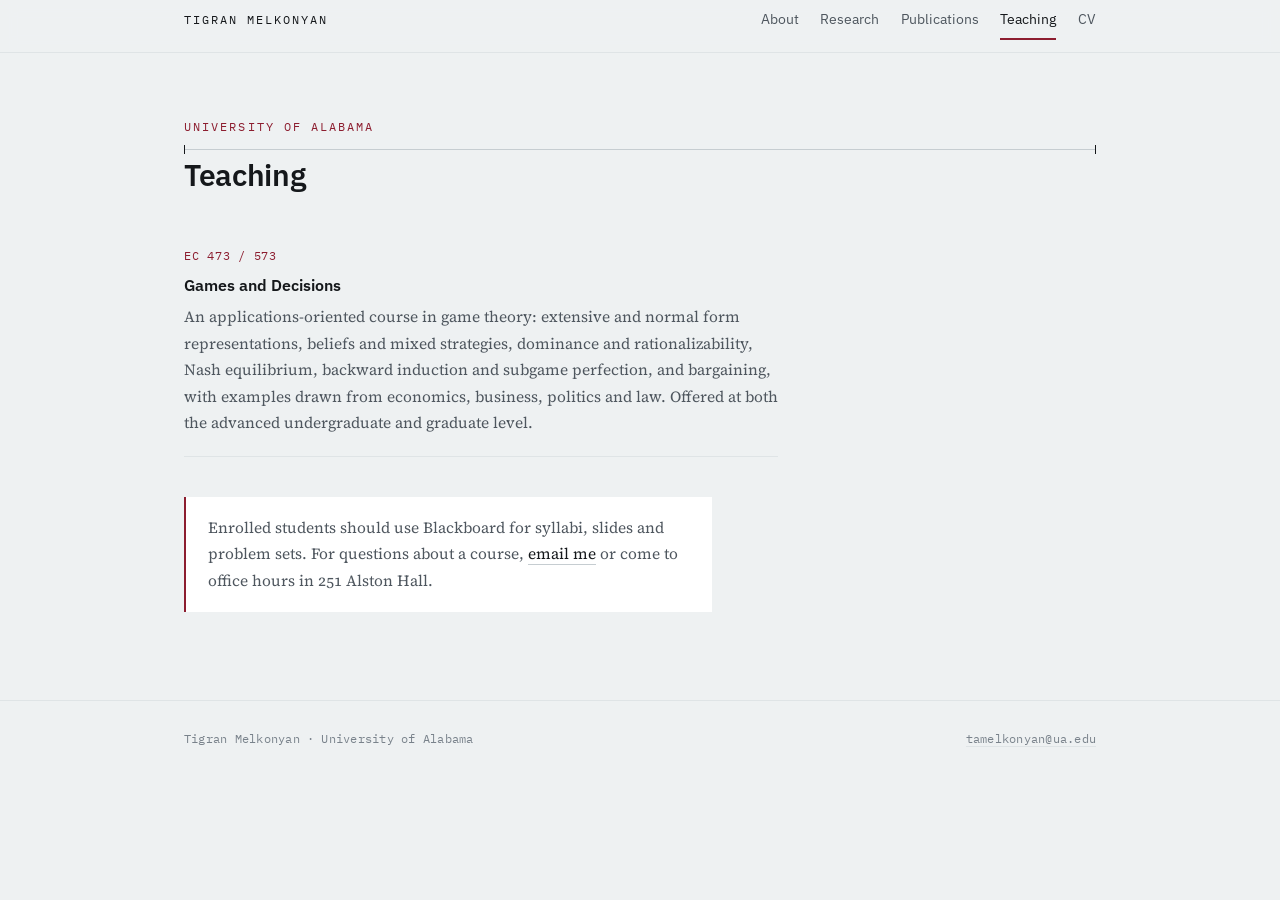
<file: teaching.html>
<!DOCTYPE html>
<html lang="en">
<head>
<meta charset="utf-8">
<meta name="viewport" content="width=device-width, initial-scale=1">

<title>Teaching &mdash; Tigran Melkonyan</title>
<meta name="description" content="Courses taught by Tigran Melkonyan in the Department of Economics, Finance & Legal Studies at the University of Alabama.">
<link rel="canonical" href="https://tigranmelkonyan.com/teaching.html">

<link rel="preconnect" href="https://fonts.googleapis.com">
<link rel="preconnect" href="https://fonts.gstatic.com" crossorigin>
<link href="https://fonts.googleapis.com/css2?family=IBM+Plex+Mono:wght@400&family=IBM+Plex+Sans:wght@400;500;600&family=Source+Serif+4:ital,opsz,wght@0,8..60,400;0,8..60,600;1,8..60,400&display=swap" rel="stylesheet">
<link rel="stylesheet" href="style.css">
</head>

<body>

<header class="topbar">
  <div class="wrap">
    <a class="mark" href="index.html">Tigran Melkonyan</a>
    <nav class="nav" aria-label="Main">
      <a href="index.html">About</a>
      <a href="research.html">Research</a>
      <a href="publications.html">Publications</a>
      <a href="teaching.html" aria-current="page">Teaching</a>
      <a href="cv.pdf">CV</a>
    </nav>
  </div>
</header>

<main>

  <section style="padding-top:clamp(2.5rem,7vw,4rem)">
    <div class="wrap">
      <p class="eyebrow">University of Alabama</p>
      <div class="interval" role="presentation"></div>
      <h2 style="font-size:1.85rem;margin-bottom:1.25rem">Teaching</h2>

      <!-- EDIT ME: one .course block per course. Add or remove freely. -->

      <div class="course">
        <span class="course-code">EC 473 / 573</span>
        <h3>Games and Decisions</h3>
        <p>An applications-oriented course in game theory: extensive and normal form representations, beliefs and mixed strategies, dominance and rationalizability, Nash equilibrium, backward induction and subgame perfection, and bargaining, with examples drawn from economics, business, politics and law. Offered at both the advanced undergraduate and graduate level.</p>
      </div>

      <!--
      <div class="course">
        <span class="course-code">EC 000</span>
        <h3>Course title</h3>
        <p>One or two sentences on what the course covers and who it is for.</p>
      </div>
      -->

      <div style="margin-top:2.5rem" class="note">
        <p>Enrolled students should use Blackboard for syllabi, slides and problem sets. For questions about a course, <a href="mailto:tamelkonyan@ua.edu">email me</a> or come to office hours in 251 Alston Hall.</p>
      </div>
    </div>
  </section>

</main>

<footer>
  <div class="wrap">
    <span>Tigran Melkonyan &middot; University of Alabama</span>
    <span><a href="mailto:tamelkonyan@ua.edu">tamelkonyan@ua.edu</a></span>
  </div>
</footer>

</body>
</html>
</file>
<file: style.css>
/* ===========================================================
   Tigran Melkonyan — personal site
   Shared stylesheet. Edit here to change the look everywhere.
   =========================================================== */

:root {
  /* Palette: cool offprint grey, ink, one deep crimson accent */
  --ground:      #eef1f2;
  --surface:     #ffffff;
  --ink:         #15181b;
  --ink-2:       #4e565e;
  --ink-3:       #79828b;
  --rule:        #c6cdd1;
  --rule-soft:   #dfe4e6;
  --accent:      #8c1d2f;
  --accent-tint: #f4e7e9;

  --display: "IBM Plex Sans", "Helvetica Neue", Arial, sans-serif;
  --body:    "Source Serif 4", "Source Serif Pro", Georgia, "Times New Roman", serif;
  --mono:    "IBM Plex Mono", ui-monospace, "SFMono-Regular", Menlo, monospace;

  --measure: 66ch;
  --pad: clamp(1.25rem, 4vw, 2.5rem);
}

*, *::before, *::after { box-sizing: border-box; }

html { -webkit-text-size-adjust: 100%; }

body {
  margin: 0;
  background: var(--ground);
  color: var(--ink);
  font-family: var(--body);
  font-size: 1.0625rem;
  line-height: 1.7;
  font-feature-settings: "onum" 1;
}

/* ---------- Links ---------- */

a {
  color: var(--ink);
  text-decoration: none;
  border-bottom: 1px solid var(--rule);
  transition: border-color .15s ease, color .15s ease;
}

a:hover { color: var(--accent); border-bottom-color: var(--accent); }

a:focus-visible {
  outline: 2px solid var(--accent);
  outline-offset: 3px;
  border-radius: 2px;
}

/* ---------- Signature: the interval rule ----------
   A hairline closed by a tick at each end — an interval [a, b]
   rather than a point. Used as the divider before every section. */

.interval {
  position: relative;
  height: 1px;
  background: var(--rule);
  margin: 0;
}

.interval::before,
.interval::after {
  content: "";
  position: absolute;
  top: -4px;
  width: 1px;
  height: 9px;
  background: var(--ink);
}

.interval::before { left: 0; }
.interval::after  { right: 0; }

/* ---------- Shell ---------- */

.wrap {
  max-width: 62rem;
  margin: 0 auto;
  padding: 0 var(--pad);
}

/* ---------- Top bar ---------- */

.topbar {
  position: sticky;
  top: 0;
  z-index: 10;
  background: rgba(238, 241, 242, .92);
  backdrop-filter: saturate(140%) blur(8px);
  border-bottom: 1px solid var(--rule-soft);
}

.topbar .wrap {
  display: flex;
  align-items: baseline;
  justify-content: space-between;
  gap: 1.5rem;
  min-height: 3.25rem;
  flex-wrap: wrap;
}

.mark {
  font-family: var(--mono);
  font-size: .78rem;
  letter-spacing: .16em;
  text-transform: uppercase;
  color: var(--ink);
  border: 0;
}

.mark:hover { color: var(--accent); }

.nav {
  display: flex;
  gap: 1.35rem;
  flex-wrap: wrap;
  font-family: var(--display);
  font-size: .875rem;
}

.nav a { border: 0; color: var(--ink-2); padding: .5rem 0; }
.nav a:hover { color: var(--accent); }
.nav a[aria-current="page"] { color: var(--ink); box-shadow: inset 0 -2px 0 var(--accent); }

/* ---------- Masthead ---------- */

.masthead { padding: clamp(2.5rem, 7vw, 4.5rem) 0 0; }

.masthead-grid {
  display: grid;
  grid-template-columns: 8.5rem 1fr;
  gap: clamp(1.5rem, 4vw, 2.75rem);
  align-items: start;
}

.portrait {
  width: 8.5rem;
  height: 10rem;
  margin: 0;
  background: var(--rule-soft);
  overflow: hidden;
}

.portrait img {
  width: 100%;
  height: 100%;
  object-fit: cover;
  display: block;
  filter: grayscale(18%) contrast(103%);
}

h1 {
  font-family: var(--display);
  font-weight: 600;
  font-size: clamp(2.35rem, 6.2vw, 3.85rem);
  line-height: 1.02;
  letter-spacing: -.028em;
  margin: 0 0 1.1rem;
}

.masthead .interval { max-width: 22rem; margin-bottom: 1.1rem; }

.titles {
  font-family: var(--display);
  font-size: .96rem;
  line-height: 1.55;
  color: var(--ink-2);
  margin: 0 0 1.35rem;
}

.titles strong { color: var(--ink); font-weight: 600; }

.meta-list {
  list-style: none;
  margin: 0;
  padding: 0;
  font-family: var(--mono);
  font-size: .8rem;
  line-height: 2;
  color: var(--ink-2);
}

.meta-list a { border-bottom-color: var(--rule); }

.elsewhere {
  display: flex;
  flex-wrap: wrap;
  gap: .4rem .5rem;
  margin: 1.25rem 0 0;
  padding: 0;
  list-style: none;
}

.elsewhere a {
  display: inline-block;
  font-family: var(--display);
  font-size: .8rem;
  padding: .3rem .7rem;
  border: 1px solid var(--rule);
  border-radius: 999px;
  color: var(--ink-2);
  background: var(--surface);
}

.elsewhere a:hover {
  color: var(--accent);
  border-color: var(--accent);
  background: var(--accent-tint);
}

/* ---------- Sections ---------- */

section { padding: clamp(2.75rem, 6vw, 4rem) 0 0; }

.eyebrow {
  font-family: var(--mono);
  font-size: .72rem;
  letter-spacing: .18em;
  text-transform: uppercase;
  color: var(--accent);
  margin: 0 0 .75rem;
}

section > .interval { margin-bottom: 1.75rem; }

h2 {
  font-family: var(--display);
  font-weight: 600;
  font-size: 1.3rem;
  letter-spacing: -.012em;
  margin: 0 0 1.1rem;
}

h3 {
  font-family: var(--display);
  font-weight: 600;
  font-size: 1.02rem;
  margin: 2rem 0 .4rem;
}

.prose { max-width: var(--measure); }
.prose p { margin: 0 0 1.15rem; }
.prose p:last-child { margin-bottom: 0; }

.lede { font-size: 1.15rem; line-height: 1.65; }

/* ---------- Interest tags ---------- */

.interests {
  display: grid;
  grid-template-columns: repeat(auto-fill, minmax(15rem, 1fr));
  gap: .1rem 2rem;
  list-style: none;
  margin: 0;
  padding: 0;
  max-width: 52rem;
}

.interests li {
  font-family: var(--display);
  font-size: .93rem;
  color: var(--ink-2);
  padding: .5rem 0 .5rem 1.1rem;
  border-bottom: 1px solid var(--rule-soft);
  position: relative;
}

.interests li::before {
  content: "";
  position: absolute;
  left: 0;
  top: 1.15rem;
  width: .5rem;
  height: 1px;
  background: var(--accent);
}

/* ---------- Publication list ---------- */

.pubs { list-style: none; margin: 0; padding: 0; }

.pubs li {
  display: grid;
  grid-template-columns: 4.5rem 1fr;
  gap: 0 1.5rem;
  padding: 1.05rem 0;
  border-bottom: 1px solid var(--rule-soft);
}

.pubs li:first-child { border-top: 1px solid var(--rule-soft); }

.year {
  font-family: var(--mono);
  font-size: .78rem;
  color: var(--ink-3);
  padding-top: .3rem;
  letter-spacing: .02em;
}

.pub-title {
  font-weight: 600;
  display: block;
  margin-bottom: .15rem;
  line-height: 1.45;
}

.pub-title a { border-bottom-color: var(--rule); }

.pub-meta {
  font-family: var(--display);
  font-size: .86rem;
  color: var(--ink-2);
  line-height: 1.55;
}

.pub-meta em { font-style: italic; color: var(--ink); }

.count {
  font-family: var(--mono);
  font-size: .78rem;
  color: var(--ink-3);
  margin: 0 0 1.5rem;
}

/* ---------- Callout / empty state ---------- */

.note {
  max-width: var(--measure);
  background: var(--surface);
  border-left: 2px solid var(--accent);
  padding: 1.1rem 1.35rem;
  font-size: .97rem;
  color: var(--ink-2);
}

.note p { margin: 0 0 .7rem; }
.note p:last-child { margin-bottom: 0; }

/* ---------- Course entries ---------- */

.course { max-width: var(--measure); padding: 1.25rem 0; border-bottom: 1px solid var(--rule-soft); }
.course:first-of-type { border-top: 1px solid var(--rule-soft); }

.course-code {
  font-family: var(--mono);
  font-size: .78rem;
  color: var(--accent);
  letter-spacing: .06em;
}

.course h3 { margin: .15rem 0 .35rem; }
.course p { margin: 0; font-size: .97rem; color: var(--ink-2); }

/* ---------- Footer ---------- */

footer {
  margin-top: clamp(3.5rem, 8vw, 5.5rem);
  padding: 1.75rem 0 3rem;
  border-top: 1px solid var(--rule-soft);
  font-family: var(--mono);
  font-size: .74rem;
  color: var(--ink-3);
  letter-spacing: .02em;
}

footer .wrap {
  display: flex;
  justify-content: space-between;
  gap: 1rem;
  flex-wrap: wrap;
}

footer a { color: var(--ink-3); border-bottom-color: var(--rule-soft); }

/* ---------- 404 ---------- */

.centered {
  min-height: 60vh;
  display: grid;
  place-content: center;
  text-align: center;
  gap: 1rem;
}

/* ---------- Responsive ---------- */

@media (max-width: 46rem) {
  .masthead-grid { grid-template-columns: 1fr; }
  .portrait { width: 7rem; height: 8.25rem; }
  .pubs li { grid-template-columns: 1fr; gap: .3rem; }
  .year { padding-top: 0; }
  .nav { gap: 1rem; font-size: .82rem; }
}

@media (prefers-reduced-motion: reduce) {
  * { transition: none !important; animation: none !important; }
}

@media print {
  .topbar, footer, .elsewhere { display: none; }
  body { background: #fff; font-size: 10.5pt; }
}
</file>
